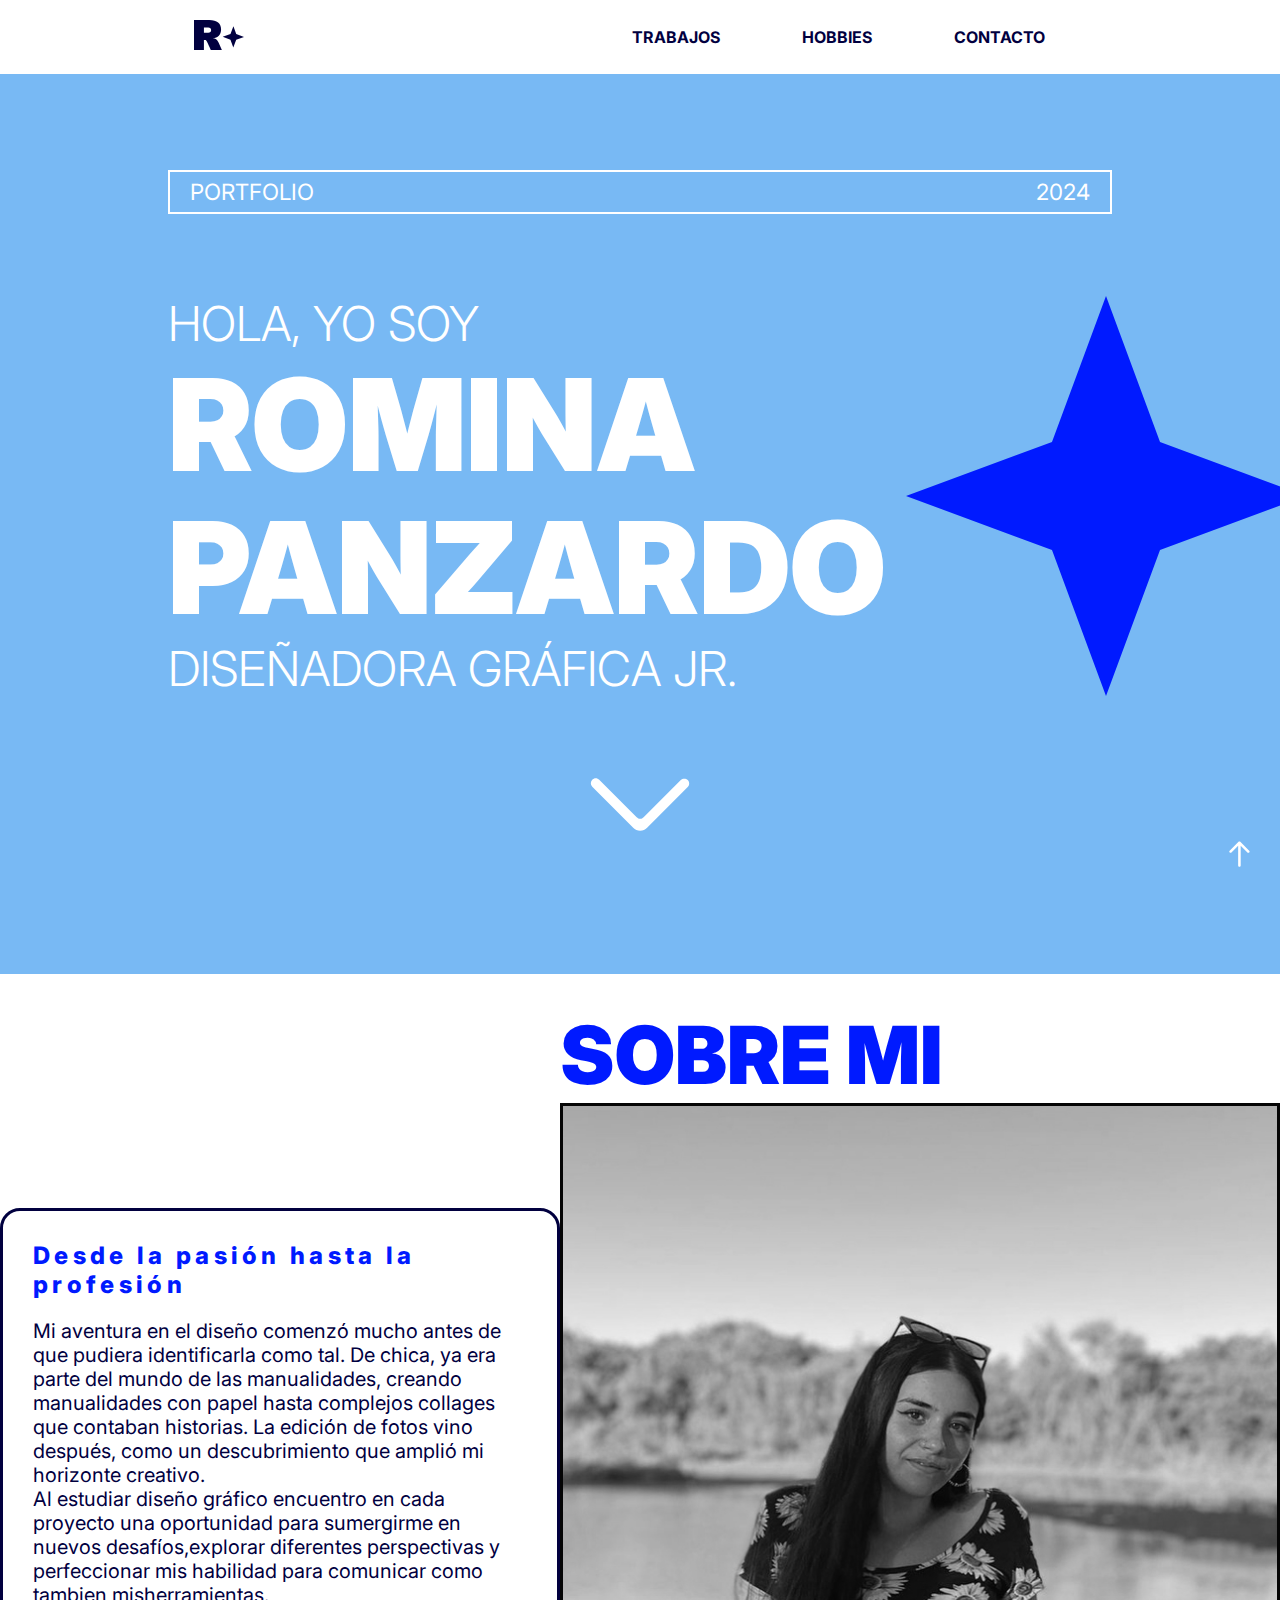
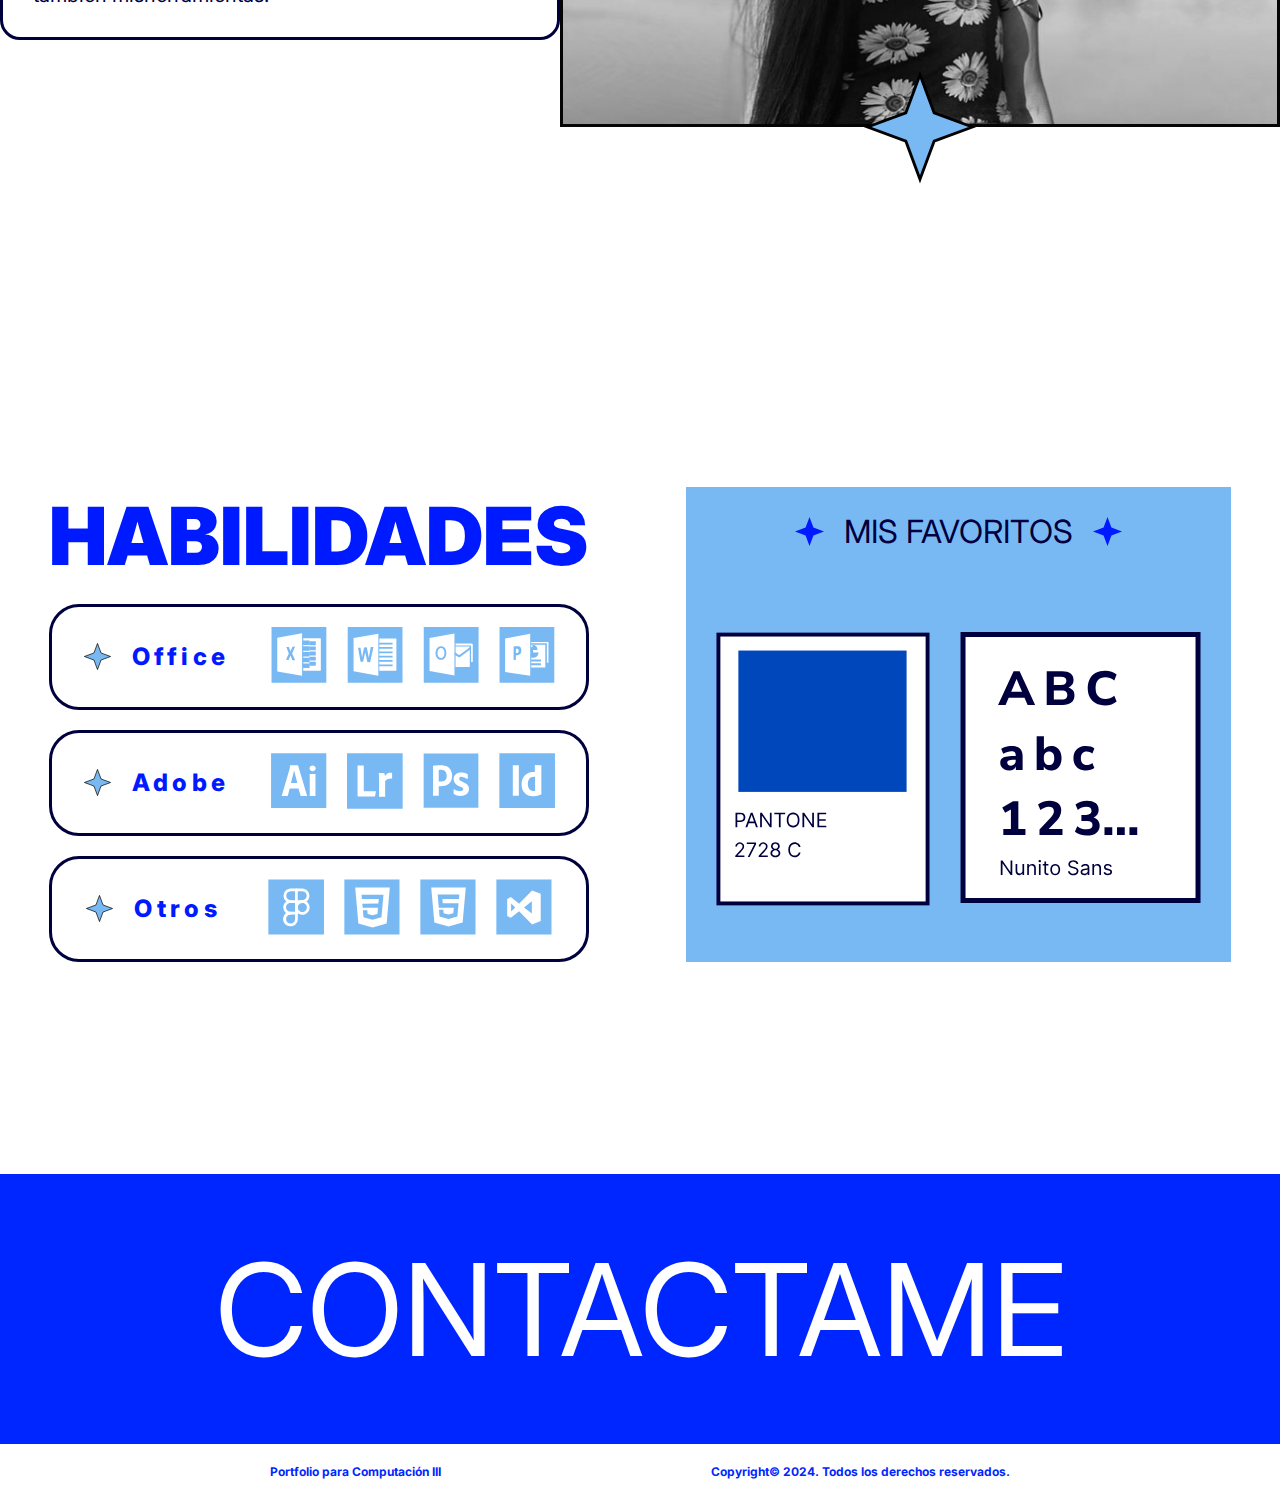
<file: index.html>
<!DOCTYPE html>
<html>

<head>
    <meta charset="UTF-8">
    <meta name="viewport" content="width=device-width, initial-scale=1.0">
    <meta name="author" content="Panzardo Romina">
    <meta name="Keywords" content="portfolio, diseño gráfico">
    <title>Romina Panzardo</title>
    <link rel="icon" type="image/svg+xml" href="favicon.svg">
    <link href="estilos.css" rel="stylesheet" type="text/css">
    <link rel="preconnect" href="https://fonts.googleapis.com">
    <link rel="preconnect" href="https://fonts.gstatic.com" crossorigin>
    <link href="https://fonts.googleapis.com/css2?family=Inter:wght@100..900&display=swap" rel="stylesheet">
</head>

<body>
    <header>
        <nav class="ocultar-en-responsive">
            <a href="index.html"><img src="img/iconos/logo-nav.svg" alt="imagen logo" id="logo" width="50px"
                    height="30px"></a>
            <ul class="botones">
                <li class="boton-individual"><a href="trabajos.html">Trabajos</a></li>
                <li class="boton-individual"><a href="hobbies.html">Hobbies</a></li>
                <li class="boton-individual"><a href="contacto.html">Contacto</a></li>
            </ul>
        </nav>
        <div id="contenedor-portfolio">
            <div id="cartel-linea-intro">
                <h3>Portfolio</h3>
                <h3>2024</h3>
            </div>
            <div id="division-intro">
                <div id="texto-intro">
                    <h2>Hola, yo soy</h2>
                    <h1>Romina <br> Panzardo</h1>
                    <h2>Diseñadora gráfica jr.</h2>
                </div>
                <img src="img/iconos/estrella-azul.svg" alt="" width="400px" height="400px" class="scale-up-center">
            </div>
            <a href="#intro-sobre-mi" class="cursor-mano" class="ocultar-en-responsive">
                <div id="imagen-hover-intro" class="ocultar-en-responsive"></div>
            </a>
        </div>

    </header>
    <!-----------MAIN------------>
    <main>
        <!--------------SECTION SOBRE MI----------->
        <section id="intro-sobre-mi">
            <article class="cartel-blanco-azul">
                <h4>Desde la pasión hasta la profesión</h4>
                <p>Mi aventura en el diseño comenzó mucho antes de que pudiera identificarla como tal. De chica, ya
                    era parte del mundo de las <span>manualidades</span>, creando manualidades con papel hasta
                    complejos collages que contaban historias. La <span>edición de fotos</span> vino después, como
                    un descubrimiento que amplió mi horizonte creativo.<br> Al estudiar <span>diseño gráfico</span>
                    encuentro en cada proyecto una oportunidad para sumergirme en <span>nuevos
                        desafíos</span>,explorar diferentes perspectivas y perfeccionar mis habilidad para
                    <span>comunicar</span> como tambien mis<span>herramientas</span>.
                </p>
            </article>
            <article>
                <h2>Sobre mi</h2>
                <div id="recuadro-estrellas">
                    <div id="contenedor-imagen"></div>
                    <img src="img/estrella-chica.svg" alt="estrella" width="116px" height="116px"
                        id="estrella-inferior-izquierda" class="ocultar-en-responsive" class="estrella">
                </div>
            </article>
        </section>
        <!--------------SECTION HABILIDADES----------->
        <section id="habilidades">
            <div id="habilidades-aside">
                <article id="contenedor-habilidades">
                    <h2>habilidades</h2>
                    <!--office-->
                    <div class="contenedor-programas">
                        <div class="estrella-titulo">
                            <img src="img/estrella-chica.svg" alt="estrella azul" width="29px" height="29px">
                            <h4>Office</h4>
                        </div>
                        <ul class="programas">
                            <li><img src="img/index/programas-excel.svg" alt="logo excel" width="56px" height="56px">
                            </li>
                            <li><img src="img/index/programas-word.svg" alt="logo word" width="56px" height="56px"></li>
                            <li><img src="img/index/programas-outlock.svg" alt="logo outlock" width="56px"
                                    height="56px"></li>
                            <li><img src="img/index/programas-powerpoint.svg" alt="logo powerpoint" width="56px"
                                    height="56px"></li>
                        </ul>
                    </div>
                    <!--adobe-->
                    <div class="contenedor-programas">
                        <div class="estrella-titulo">
                            <img src="img/estrella-chica.svg" alt="estrella azul" width="29px" height="29px">
                            <h4>Adobe</h4>
                        </div>
                        <ul class="programas">
                            <li><img src="img/index/programas-illustrator.svg" alt="logo photoshop" width="56px"
                                    height="56px"></li>
                            <li><img src="img/index/programas-lightroom.svg" alt="logo indesing" width="56px"
                                    height="56px"></li>
                            <li><img src="img/index/programas-photshop.svg" alt="logo lightroom" width="56px"
                                    height="56px"></li>
                            <li><img src="img/index/programas-indesing.svg" alt="logo indesing" width="56px"
                                    height="56px"></li>
                        </ul>
                    </div>

                    <!--otros-->
                    <div class="contenedor-programas">
                        <div class="estrella-titulo">
                            <img src="img/estrella-chica.svg" alt="estrella azul" width="29px" height="29px">
                            <h4>Otros</h4>
                        </div>

                        <ul class="programas">
                            <li><img src="img/index/programas-figma.svg" alt="logo figma" width="56px" height="56px">
                            </li>
                            <li><img src="img/index/programas-css.svg" alt="logo css" width="56px" height="56px"></li>
                            <li><img src="img/index/programas-html.svg" alt="logo html" width="56px" height="56px"></li>
                            <li><img src="img/index/programas-visual.svg" alt="logo visual" width="56px" height="56px">
                            </li>
                        </ul>
                    </div>
                </article>
                <aside>
                    <div id="titulo-aside">
                        <img src="img/iconos/estrella-azul.svg" alt="estrella celeste" width="29px" height="29px">
                        <h3>mis favoritos</h3>
                        <img src="img/iconos/estrella-azul.svg" alt="estrella celeste" width="29px" height="29px">
                    </div>
                    <div id="contenedor-favoritos">
                        <img src="img/index/color-fav.svg" alt="" width="214px" height="274">
                        <img src="img/index/tipografia-fav.svg" alt="">
                    </div>
                </aside>
            </div>
        </section><!--------------SECTION CONTACTO---------->
        <section id="index-contacto">
            <div id="contacto-hover">
                <a href="contacto.html" class="cursor-mano">
                    <h3>contactame</h3>
                </a>
            </div>
        </section>
        <div class="flecha-arriba">
            <a href="#top" id="flecha-volver" class="flechas"><img src="img/flecha-arriba.svg" alt="Volver arriba"
                    width="21px" height="32px"></a>
        </div>
    </main>
    <!----------FIN MAIN------------>
    <!-------footer--------->
    <footer>
        <div class="contenedor-footer">
            <p>Portfolio para Computación III</p>
            <p>Copyright© 2024. Todos los derechos reservados.</p>
        </div>
    </footer>
    <!------fin footer------>
</body>

</html>
</file>
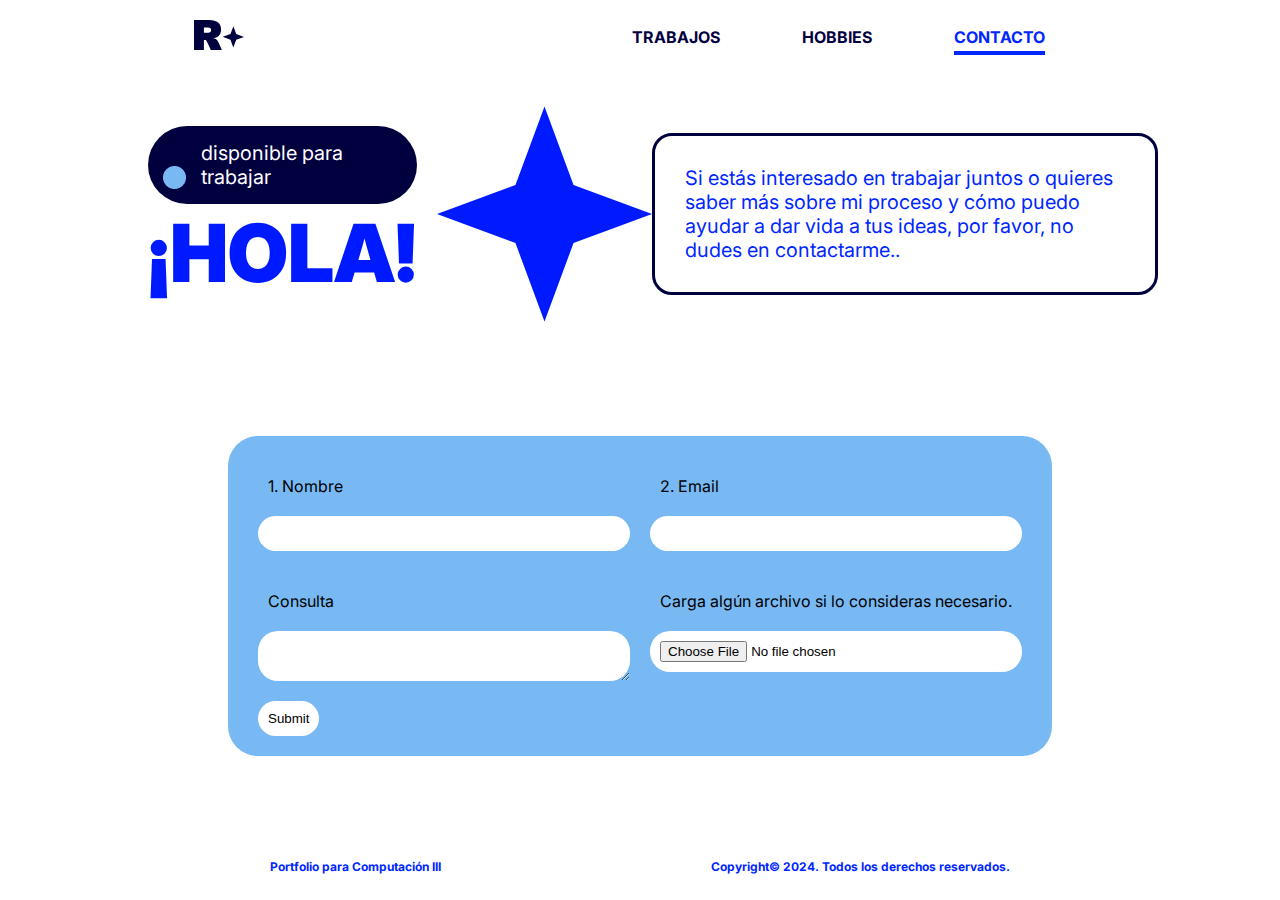
<file: contacto.html>
<!DOCTYPE html>
<html>

<head>
    <meta charset="UTF-8">
    <meta name="viewport" content="width=device-width, initial-scale=1.0">
    <meta name="author" content="Panzardo Romina">
    <meta name="Keywords" content="portfolio, diseño gráfico">
    <title>Romina Panzardo</title>
    <link rel="icon" type="image/svg+xml" href="favicon.svg">
    <link href="estilos.css" rel="stylesheet" type="text/css">
    <link rel="preconnect" href="https://fonts.googleapis.com">
    <link rel="preconnect" href="https://fonts.gstatic.com" crossorigin>
    <link href="https://fonts.googleapis.com/css2?family=Inter:wght@100..900&display=swap" rel="stylesheet">
</head>

<body>
    <header>
        <nav>
            <a href="index.html"><img src="img/iconos/logo-nav.svg" alt="imagen logo" id="logo" width="50px" height="30px"></a>
            <ul class="botones">
                <li class="boton-individual"><a href="trabajos.html">Trabajos</a></li>
                <li class="boton-individual"><a href="hobbies.html">Hobbies</a></li>
                <li class="boton-individual"><a href="contacto.html" class="active">Contacto</a></li>
            </ul>
        </nav>
    </header>
    <!-----------MAIN------------>
    <main id="page-contacto">
        <!--------------SECTION CONTACTO----------->
        <section id="contacto">
            <div id="cartel-titulo">
                <div id="cartel-disponible">
                    <img src="img/iconos/circulo-celeste-svg.png" alt="circulo-celeste" width="23px" height="23px">
                    <p>disponible para trabajar</p>
                </div>
                <h2>¡Hola!</h2>
            </div>
            <img id="strella azul" src="img/iconos/estrella-azul.svg" alt="estrellas azuls" width="215" height="222"
                class="scale-up-center">


            <div id="cartel-y-flecha" class="cartel-blanco-azul">
                <p>Si estás interesado en trabajar juntos o quieres saber más sobre mi proceso y cómo puedo
                    ayudar a dar vida a tus ideas, por favor, no dudes en contactarme..</p>
            </div>
        </section>
        <!--------formulario-------->
        <article id="form-contenedor">
            <form id="encuesta" method="post" enctype="text/plain"
                action="mailto:rominapanzardo.dg@gmail.com?subject=Email enviado desde el formulario">
                <div class="preguntas-encuesta">
                    <label for="p1">1. Nombre</label>
                    <input type="text" id="p1" name="p1" required>
                </div>
                <div class="preguntas-encuesta">
                    <label for="p2">2. Email</label>
                    <input type="email" id="p2" name="p2" required>
                </div>
                <div class="preguntas-encuesta">
                    <label for="p3">Consulta</label>
                    <textarea name="p3" id="p3"></textarea>
                </div>
                <div class="preguntas-encuesta">
                    <label for="p7">Carga algún archivo si lo consideras necesario.</label>
                    <input type="file" id="p7" name="p7">
                </div>
                <div class="contenedor-enviar">
                    <input type="submit" name="Enviar" id="Enviar" placeholder="Enviar" required>
                </div>
            </form>
        </article>
    </main>
    <!----------FIN MAIN------------>
    <!-------footer--------->
    <footer>
        <div class="contenedor-footer">
            <p>Portfolio para Computación III</p>
            <p>Copyright© 2024. Todos los derechos reservados.</p>
        </div>
    </footer>
    <!------fin footer------>
</body>

</html>
</file>
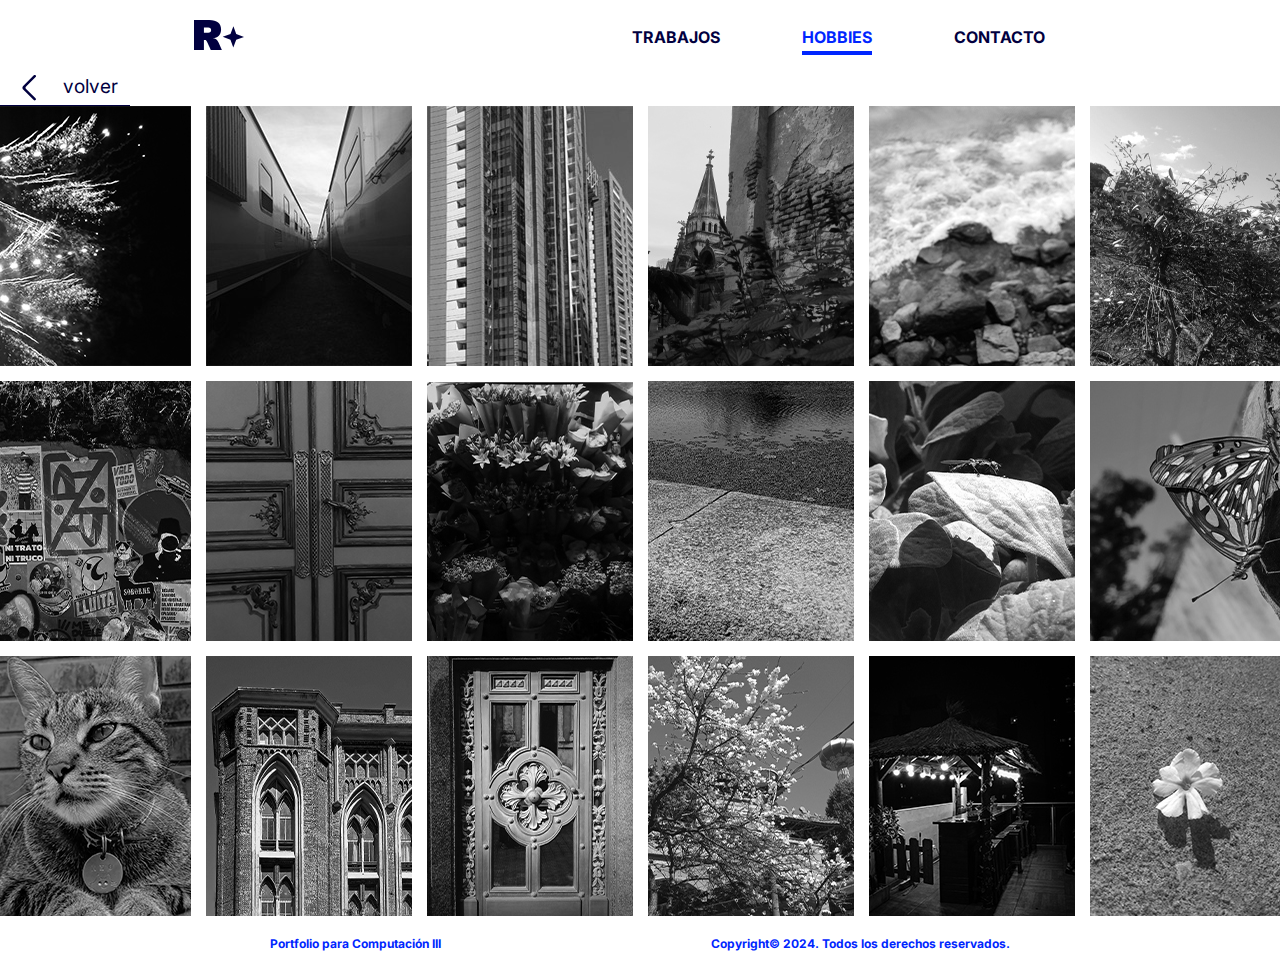
<file: galeria.html>
<!DOCTYPE html>
<html>

<head>
    <meta charset="UTF-8">
    <meta name="viewport" content="width=device-width, initial-scale=1.0">
    <meta name="Description" content="galeria de imagenes">
    <meta name="author" content="Panzardo Romina">
    <meta name="Keywords" content="portfolio, diseño gráfico">
    <title>Romina Panzardo</title>
    <link rel="icon" type="image/svg+xml" href="favicon.svg">
    <link href="estilos.css" rel="stylesheet" type="text/css">
    <link rel="preconnect" href="https://fonts.googleapis.com">
    <link rel="preconnect" href="https://fonts.gstatic.com" crossorigin>
    <link href="https://fonts.googleapis.com/css2?family=Inter:wght@100..900&display=swap" rel="stylesheet">
</head>

<body id="pages-galeria">
    <header>
        <nav>
            <a href="index.html"><img src="img/iconos/logo-nav.svg" alt="imagen logo" id="logo" width="50px" height="30px"></a>
            <ul class="botones">
                <li class="boton-individual"><a href="trabajos.html">Trabajos</a></li>
                <li class="boton-individual"><a href="hobbies.html"  class="active">Hobbies</a></li>
                <li class="boton-individual"><a href="contacto.html" >Contacto</a></li>
            </ul>
        </nav>

    </header>
    <!-----------MAIN------------>
    <main>
        
            <div class="flecha-atras">
                <a href="hobbies.html"><img src="img/flecha-atras.svg" alt="flecha volver atrás" width="27px"
                        height="27px"></a>
                <h5>volver</h5>
            </div>

            <!--------------GALERIA FOTOGRAFIA----------->

            <section class="galeria-fotos">
                <a href="#imagen-1" src="imagen-1" class="galeria-item">
                    <img src="img/galeria/galeria-1-thumbnail.jpg" alt="fuegos artificiales" width="206px"
                        height="260px">
                </a>
                <a href="#imagen-2" src="imagen-2" class="galeria-item">
                    <img src="img/galeria/galeria-2-thumbnail.jpg" alt="trenes" width="206px" height="260px">
                </a>
                <a href="#imagen-3" src="imagen-3" class="galeria-item">
                    <img src="img/galeria/galeria-3-thumbnail.jpg" alt="edificios" width="206px" height="260px">
                </a>
                <a href="#imagen-4" src="imagen-4" class="galeria-item">
                    <img src="img/galeria/galeria-4-thumbnail.jpg" alt="cementerio recoleta" width="206px"
                        height="260px">
                </a>
                <a href="#imagen-5" src="imagen-5" class="galeria-item">
                    <img src="img/galeria/galeria-5-thumbnail.jpg" alt="piedras bariloche" width="206px" height="260px">
                </a>
                <a href="#imagen-6" src="imagen-6" class="galeria-item">
                    <img src="img/galeria/galeria-6-thumbnail.jpg" alt="arbol rojo" width="206px" height="260px">
                </a>
                <a href="#imagen-7" src="imagen-7" class="galeria-item">
                    <img src="img/galeria/galeria-7-thumbnail.jpg" alt="mural barrio chino" width="206px"
                        height="260px">
                </a>
                <a href="#imagen-8" src="imagen-8" class="galeria-item">
                    <img src="img/galeria/galeria-8-thumbnail.jpg" alt="puerta blanca y dorada museo decorativo"
                        width="206px" height="260px">
                </a>
                <a href="#imagen-9" src="imagen-9" class="galeria-item">
                    <img src="img/galeria/galeria-9-thumbnail.jpg" alt="agua y hojas" width="206px" height="260px">
                </a>
                <a href="#imagen-10" src="imagen-10" class="galeria-item">
                    <img src="img/galeria/galeria-10-thumbnail.jpg" alt="mosca posada en una hoja" width="206px"
                        height="260px">
                </a>
                <a href="#imagen-11" src="imagen-11" class="galeria-item">
                    <img src="img/galeria/galeria-11-thumbnail.jpg" alt="2 mariposas enfrentadas" width="206px"
                        height="260px">
                </a>
                <a href="#imagen-12" src="imagen-12" class="galeria-item">
                    <img src="img/galeria/galeria-12-thumbnail.jpg" alt="gato atrigrado" width="206px" height="260px">
                </a>
                <a href="#imagen-13" src="imagen-13" class="galeria-item">
                    <img src="img/galeria/galeria-13-thumbnail.jpg" alt="edificio gótico" width="206px" height="260px">
                </a>
                <a href="#imagen-14" src="imagen-14" class="galeria-item">
                    <img src="img/galeria/galeria-14-thumbnail.jpg" alt="puerta cementerio" width="206px"
                        height="260px">
                </a>
                <a href="#imagen-15" src="imagen-15" class="galeria-item">
                    <img src="img/galeria/galeria-15-thumbnail.jpg" alt="arbol barrio chino" width="206px"
                        height="260px">
                </a>
                <a href="#imagen-16" src="imagen-16" class="galeria-item">
                    <img src="img/galeria/galeria-16-thumbnail.jpg" alt="cabaña de noche" width="206px" height="260px">
                </a>
                <a href="#imagen-17" src="imagen-17" class="galeria-item">
                    <img src="img/galeria/galeria-17-thumbnail.jpg" alt="flor amarilla y blanca" width="206px"
                        height="260px">
                </a>
                <a href="#imagen-18" src="imagen-18" class="galeria-item">
                    <img src="img/galeria/galeria-18-thumbnail.jpg" alt="descripcion-imagen18" width="206px"
                        height="260px">
                </a>
            </section>
            <!---------------------vista imagenes 1 al 20---------------------->
            <!--galeria imagen 1-->
            <article class="light-box" id="imagen-1">
                <a href="#imagen-20" id="flecha-izquierda" class="flechas"> <img src="img/flecha-izquierda.svg" alt=""></a>
                <div class="contenedor-galeria-botones">
                    <a href="#" id="cerrar" class="flechas"><img src="img/icono-cerrar.svg" alt=""></a>
                    <img src="img/galeria/galeria-1.jpg" alt="" width="620px" height="768px">
                    <div class="cartel-ubicacion-img">
                        <img src="img/estrella-chica.svg" alt="estrella-celeste" height="25px" width="25px">
                        <div class="texto-ubicacion">
                            <h4>lugar</h4>
                            <p>Nuñez</p>
                        </div>
                    </div>
                </div>
                <a href="#imagen-2" id="flecha-derecha" class="flechas"> <img src="img/flecha-derecha.svg" alt=""></a>
            </article>

            <!--galeria imagen 2-->
            <article class="light-box" id="imagen-2">
                <a href="#imagen-1" id="flecha-izquierda" class="flechas"> <img src="img/flecha-izquierda.svg" alt=""></a>
                <div class="contenedor-galeria-botones">
                    <a href="#" id="cerrar" class="flechas"><img src="img/icono-cerrar.svg" alt=""></a>
                    <img src="img/galeria/galeria-2.jpg" alt="" width="620px" height="768px">
                    <div class="cartel-ubicacion-img">
                        <img src="img/estrella-chica.svg" alt="estrella-celeste" height="25px" width="25px">
                        <div class="texto-ubicacion">
                            <h4>lugar</h4>
                            <p>Remedios de escalada,Bs. As</p>
                        </div>
                    </div>
                </div>
                <a href="#imagen-3" id="flecha-derecha" class="flechas"> <img src="img/flecha-derecha.svg" alt=""></a>
            </article>

            <!--galeria imagen 3-->
            <article class="light-box" id="imagen-3">
                <a href="#imagen-2" id="flecha-izquierda" class="flechas"> <img src="img/flecha-izquierda.svg" alt=""></a>
                <div class="contenedor-galeria-botones">
                    <a href="#" id="cerrar" class="flechas"><img src="img/icono-cerrar.svg" alt=""></a>
                    <img src="img/galeria/galeria-3.jpg" alt="" width="620px" height="768px">
                    <div class="cartel-ubicacion-img">
                        <img src="img/estrella-chica.svg" alt="estrella-celeste" height="25px" width="25px">
                        <div class="texto-ubicacion">
                            <h4>lugar</h4>
                            <p>Palermo,Bs. As</p>
                        </div>
                    </div>
                </div>
                <a href="#imagen-4" id="flecha-derecha" class="flechas"> <img src="img/flecha-derecha.svg" alt=""></a>
            </article>

            <!--galeria imagen 4-->
            <article class="light-box" id="imagen-4">
                <a href="#imagen-3" id="flecha-izquierda" class="flechas"> <img src="img/flecha-izquierda.svg" alt=""></a>
                <div class="contenedor-galeria-botones">
                    <a href="#" id="cerrar" class="flechas"><img src="img/icono-cerrar.svg" alt=""></a>
                    <img src="img/galeria/galeria-4.jpg" alt="" width="620px" height="768px">
                    <div class="cartel-ubicacion-img">
                        <img src="img/estrella-chica.svg" alt="estrella-celeste" height="25px" width="25px">
                        <div class="texto-ubicacion">
                            <h4>lugar</h4>
                            <p>Cementerio de Recoleta, Bs. As</p>
                        </div>
                    </div>
                </div>
                <a href="#imagen-5" id="flecha-derecha" class="flechas"> <img src="img/flecha-derecha.svg" alt=""></a>
            </article>

            <!--galeria imagen 5-->
            <article class="light-box" id="imagen-5">
                <a href="#imagen-4" id="flecha-izquierda" class="flechas"> <img src="img/flecha-izquierda.svg" alt=""></a>
                <div class="contenedor-galeria-botones">
                    <a href="#" id="cerrar" class="flechas"><img src="img/icono-cerrar.svg" alt=""></a>
                    <img src="img/galeria/galeria-5.jpg" alt="" width="620px" height="768px">
                    <div class="cartel-ubicacion-img">
                        <img src="img/estrella-chica.svg" alt="estrella-celeste" height="25px" width="25px">
                        <div class="texto-ubicacion">
                            <h4>lugar</h4>
                            <p>Bariloche, Río Negro</p>
                        </div>
                    </div>
                </div>
                <a href="#imagen-6" id="flecha-derecha" class="flechas"> <img src="img/flecha-derecha.svg" alt=""></a>
            </article>

            <!--galeria imagen 6-->
            <article class="light-box" id="imagen-6">
                <a href="#imagen-5" id="flecha-izquierda" class="flechas"> <img src="img/flecha-izquierda.svg" alt=""></a>
                <div class="contenedor-galeria-botones">
                    <a href="#" id="cerrar" class="flechas"><img src="img/icono-cerrar.svg" alt=""></a>
                    <img src="img/galeria/galeria-6.jpg" alt="" width="620px" height="768px">
                    <div class="cartel-ubicacion-img">
                        <img src="img/estrella-chica.svg" alt="estrella-celeste" height="25px" width="25px">
                        <div class="texto-ubicacion">
                            <h4>lugar</h4>
                            <p>Banfield, Bs. As</p>
                        </div>
                    </div>
                </div>
                <a href="#imagen-7" id="flecha-derecha" class="flechas"> <img src="img/flecha-derecha.svg" alt=""></a>
            </article>
            <div>
                <!--galeria imagen 7-->
                <article class="light-box" id="imagen-7">
                    <a href="#imagen-6" id="flecha-izquierda" class="flechas"> <img src="img/flecha-izquierda.svg" alt=""></a>
                    <div class="contenedor-galeria-botones">
                        <a href="#" id="cerrar" class="flechas"><img src="img/icono-cerrar.svg" alt=""></a>
                        <img src="img/galeria/galeria-7.jpg" alt="" width="620px" height="768px">
                        <div class="cartel-ubicacion-img">
                            <img src="img/estrella-chica.svg" alt="estrella-celeste" height="25px" width="25px">
                            <div class="texto-ubicacion">
                                <h4>lugar</h4>
                                <p>Barrio Chino, Belgrano, Bs. As</p>
                            </div>
                        </div>
                    </div>
                    <a href="#imagen-8" id="flecha-derecha" class="flechas"> <img src="img/flecha-derecha.svg" alt=""></a>
                </article>

                <!--galeria imagen 8-->
                <article class="light-box" id="imagen-8">
                    <a href="#imagen-7"id="flecha-izquierda" class="flechas"> <img src="img/flecha-izquierda.svg" alt=""></a>
                    <div class="contenedor-galeria-botones">
                        <a href="#" id="cerrar" class="flechas"><img src="img/icono-cerrar.svg" alt=""></a>
                        <img src="img/galeria/galeria-8.jpg" alt="" width="620px" height="768px">
                        <div class="cartel-ubicacion-img">
                            <img src="img/estrella-chica.svg" alt="estrella-celeste" height="25px" width="25px">
                            <div class="texto-ubicacion">
                                <h4>lugar</h4>
                                <p>Museo De Arte Decorativo, Bs. As</p>
                            </div>
                        </div>
                    </div>
                    <a href="#imagen-9" id="flecha-derecha" class="flechas"> <img src="img/flecha-derecha.svg" alt=""></a>
                </article>
                <!--galeria imagen 9-->
                <article class="light-box" id="imagen-9">
                    <a href="#imagen-8" id="flecha-izquierda" class="flechas"> <img src="img/flecha-izquierda.svg" alt=""></a>
                    <div class="contenedor-galeria-botones">
                        <a href="#" id="cerrar" class="flechas"><img src="img/icono-cerrar.svg" alt=""></a>
                        <img src="img/galeria/galeria-9.jpg" alt="" width="620px" height="768px">
                        <div class="cartel-ubicacion-img">
                            <img src="img/estrella-chica.svg" alt="estrella-celeste" height="25px" width="25px">
                            <div class="texto-ubicacion">
                                <h4>lugar</h4>
                                <p>Recoleta,Bs. As</p>
                            </div>
                        </div>
                    </div>
                    <a href="#imagen-10" id="flecha-derecha" class="flechas"> <img src="img/flecha-derecha.svg" alt=""></a>
                </article>

                <!--galeria imagen 10-->
                <article class="light-box" id="imagen-10">
                    <a href="#imagen-9" id="flecha-izquierda" class="flechas"> <img src="img/flecha-izquierda.svg" alt=""></a>
                    <div class="contenedor-galeria-botones">
                        <a href="#" id="cerrar" class="flechas"><img src="img/icono-cerrar.svg" alt=""></a>
                        <img src="img/galeria/galeria-10.jpg" alt="" width="620px" height="768px">
                        <div class="cartel-ubicacion-img">
                            <img src="img/estrella-chica.svg" alt="estrella-celeste" height="25px" width="25px">
                            <div class="texto-ubicacion">
                                <h4>lugar</h4>
                                <p>Costanera Sur, Puerto Madero, Bs. As</p>
                            </div>
                        </div>
                    </div>
                    <a href="#imagen-11" id="flecha-derecha" class="flechas"> <img src="img/flecha-derecha.svg" alt=""></a>
                </article>

                <!--galeria imagen 11-->
                <article class="light-box" id="imagen-11">
                    <a href="#imagen-10" id="flecha-izquierda" class="flechas"> <img src="img/flecha-izquierda.svg" alt=""></a>
                    <div class="contenedor-galeria-botones">
                        <a href="#" id="cerrar" class="flechas"><img src="img/icono-cerrar.svg" alt=""></a>
                        <img src="img/galeria/galeria-11.jpg" alt="" width="620px" height="768px">
                        <div class="cartel-ubicacion-img">
                            <img src="img/estrella-chica.svg" alt="estrella-celeste" height="25px" width="25px">
                            <div class="texto-ubicacion">
                                <h4>lugar</h4>
                                <p>Banfield, Bs. As</p>
                            </div>
                        </div>
                    </div>
                    <a href="#imagen-12" id="flecha-derecha" class="flechas"> <img src="img/flecha-derecha.svg" alt=""></a>
                </article>

                <!--galeria imagen 12-->
                <article class="light-box" id="imagen-12">
                    <a href="#imagen-11" id="flecha-izquierda" class="flechas"> <img src="img/flecha-izquierda.svg" alt=""></a>
                    <div class="contenedor-galeria-botones">
                        <a href="#" id="cerrar" class="flechas"><img src="img/icono-cerrar.svg" alt=""></a>
                        <img src="img/galeria/galeria-12.jpg" alt="" width="620px" height="768px">
                        <div class="cartel-ubicacion-img">
                            <img src="img/estrella-chica.svg" alt="estrella-celeste" height="25px" width="25px">
                            <div class="texto-ubicacion">
                                <h4>lugar</h4>
                                <p>Banfield, Bs. As</p>
                            </div>
                        </div>
                    </div>
                    <a href="#imagen-13" id="flecha-derecha" class="flechas"> <img src="img/flecha-derecha.svg" alt=""></a>
                </article>

                <!--galeria imagen 13-->
                <article class="light-box" id="imagen-13">
                    <a href="#imagen-12" id="flecha-izquierda" class="flechas"> <img src="img/flecha-izquierda.svg" alt=""></a>
                    <div class="contenedor-galeria-botones">
                        <a href="#" id="cerrar" class="flechas"><img src="img/icono-cerrar.svg" alt=""></a>
                        <img src="img/galeria/galeria-13.jpg" alt="gato atigrado" width="620px" height="768px">
                        <div class="cartel-ubicacion-img">
                            <img src="img/estrella-chica.svg" alt="estrella-celeste" height="25px" width="25px">
                            <div class="texto-ubicacion">
                                <h4>lugar</h4>
                                <p>Banfield, Bs. As</p>
                            </div>
                        </div>
                    </div>
                    <a href="#imagen-14" id="flecha-derecha" class="flechas"> <img src="img/flecha-derecha.svg" alt=""></a>
                </article>

                <!--galeria imagen 14-->
                <article class="light-box" id="imagen-14">
                    <a href="#imagen-13" id="flecha-izquierda" class="flechas"> <img src="img/flecha-izquierda.svg" alt=""></a>
                    <div class="contenedor-galeria-botones">
                        <a href="#" id="cerrar" class="flechas"><img src="img/icono-cerrar.svg" alt=""></a>
                        <img src="img/galeria/galeria-14.jpg" alt="" width="620px" height="768px">
                        <div class="cartel-ubicacion-img">
                            <img src="img/estrella-chica.svg" alt="estrella-celeste" height="25px" width="25px">
                            <div class="texto-ubicacion">
                                <h4>lugar</h4>
                                <p>Recoleta, Bs. As</p>
                            </div>
                        </div>
                    </div>
                    <a href="#imagen-15" id="flecha-derecha" class="flechas"> <img src="img/flecha-derecha.svg" alt=""></a>
                </article>

                <!--galeria imagen 15-->
                <article class="light-box" id="imagen-15">
                    <a href="#imagen-14" id="flecha-izquierda" class="flechas"> <img src="img/flecha-izquierda.svg" alt=""></a>
                    <div class="contenedor-galeria-botones">
                        <a href="#" id="cerrar" class="flechas"><img src="img/icono-cerrar.svg" alt=""></a>
                        <img src="img/galeria/galeria-15.jpg" alt="" width="620px" height="768px">
                        <div class="cartel-ubicacion-img">
                            <img src="img/estrella-chica.svg" alt="estrella-celeste" height="25px" width="25px">
                            <div class="texto-ubicacion">
                                <h4>lugar</h4>
                                <p>Cementerio de recoleta, Bs. As</p>
                            </div>
                        </div>
                    </div>
                    <a href="#imagen-16" id="flecha-derecha" class="flechas"> <img src="img/flecha-derecha.svg" alt=""></a>
                </article>
                <!--galeria imagen 16-->
                <article class="light-box" id="imagen-16">
                    <a href="#imagen-15" id="flecha-izquierda" class="flechas"> <img src="img/flecha-izquierda.svg" alt=""></a>
                    <div class="contenedor-galeria-botones">
                        <a href="#" id="cerrar" class="flechas"><img src="img/icono-cerrar.svg" alt=""></a>
                        <img src="img/galeria/galeria-16.jpg" alt="" width="620px" height="768px">
                        <div class="cartel-ubicacion-img">
                            <img src="img/estrella-chica.svg" alt="estrella-celeste" height="25px" width="25px">
                            <div class="texto-ubicacion">
                                <h4>lugar</h4>
                                <p>Barrio chino, Belgrano, Bs. As</p>
                            </div>
                        </div>
                    </div>
                    <a href="#imagen-17" id="flecha-derecha" class="flechas"> <img src="img/flecha-derecha.svg" alt=""></a>
                </article>

                <!--galeria imagen 17-->
                <article class="light-box" id="imagen-17">
                    <a href="#imagen-16" id="flecha-izquierda" class="flechas"> <img src="img/flecha-izquierda.svg" alt=""></a>
                    <div class="contenedor-galeria-botones">
                        <a href="#" id="cerrar" class="flechas"><img src="img/icono-cerrar.svg" alt=""></a>
                        <img src="img/galeria/galeria-17.jpg" alt="" width="620px" height="768px">
                        <div class="cartel-ubicacion-img">
                            <img src="img/estrella-chica.svg" alt="estrella-celeste" height="25px" width="25px">
                            <div class="texto-ubicacion">
                                <h4>lugar</h4>
                                <p>Banfield, Bs. As</p>
                            </div>
                        </div>
                    </div>
                    <a href="#imagen-18" id="flecha-derecha" class="flechas"> <img src="img/flecha-derecha.svg" alt=""></a>
                </article>

                <!--galeria imagen 18-->
                <article class="light-box" id="imagen-18">
                    <a href="#imagen-17" id="flecha-izquierda" class="flechas"> <img src="img/flecha-izquierda.svg" alt=""></a>
                    <div class="contenedor-galeria-botones">
                        <a href="#" id="cerrar" class="flechas"><img src="img/icono-cerrar.svg" alt=""></a>
                        <img src="img/galeria/galeria-18.jpg" alt="flor amarilla y blanca" width="620px" height="768px">
                        <div class="cartel-ubicacion-img">
                            <img src="img/estrella-chica.svg" alt="estrella-celeste" height="25px" width="25px">
                            <div class="texto-ubicacion">
                                <h4>lugar</h4>
                                <p> Bs. As</p>
                            </div>
                        </div>
                    </div>
                    <a href="#imagen-1" id="flecha-derecha" class="flechas"> <img src="img/flecha-derecha.svg" alt=""></a>
                </article>

    </main>
    <!----------FIN MAIN------------>
    <!-------footer--------->
    <footer>
        <div class="contenedor-footer">
            <p>Portfolio para Computación III</p>
            <p>Copyright© 2024. Todos los derechos reservados.</p>
        </div>
    </footer>
    <!------fin footer------>
</body>

</html>
</file>
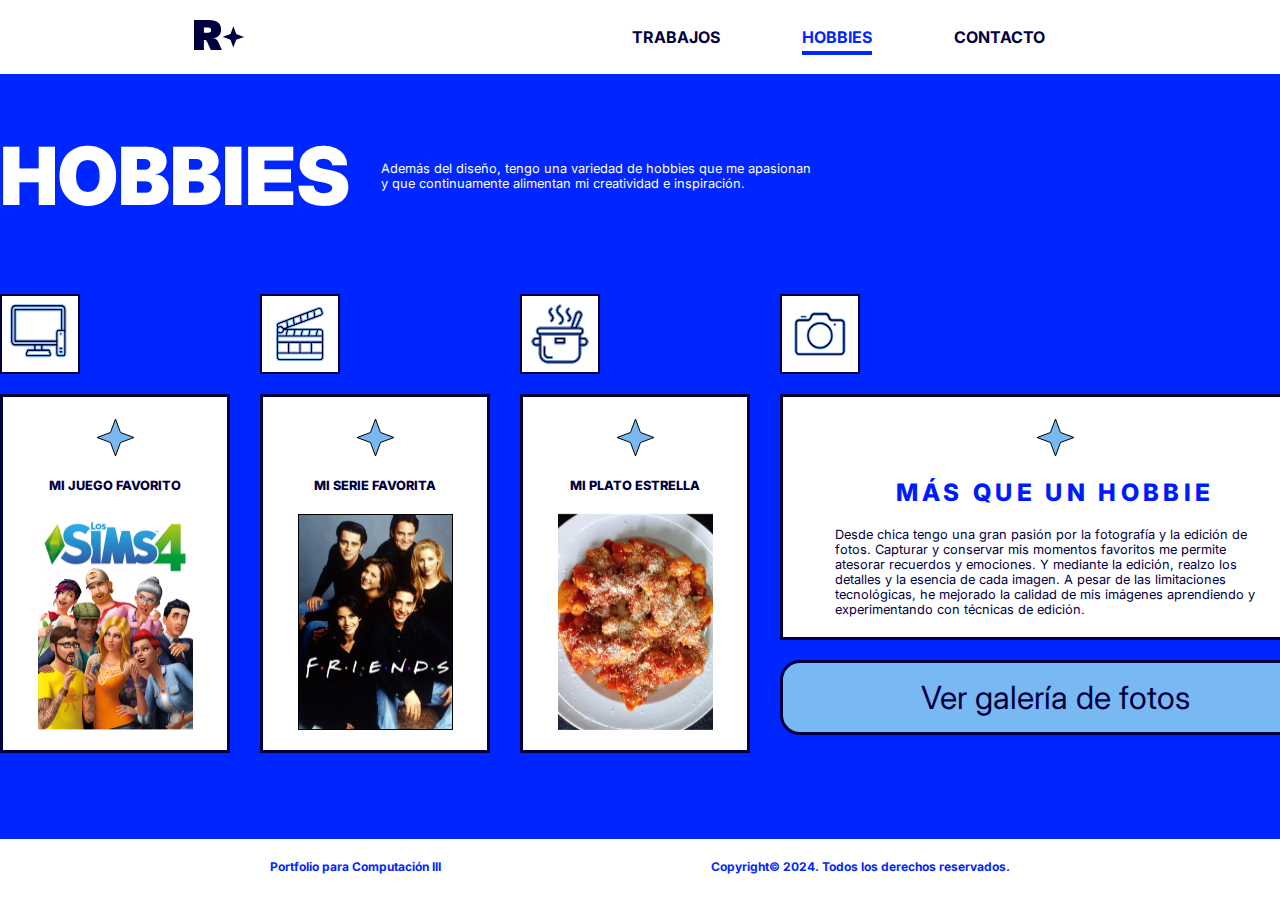
<file: hobbies.html>
<!DOCTYPE html>
<html>

<head>
    <meta charset="UTF-8">
    <meta name="viewport" content="width-device-width, initial-scale=1.0">
    <meta name="Description" content="galeria de imagenes">
    <meta name="author" content="Panzardo Romina">
    <meta name="Keywords" content="portfolio, diseño gráfico" type="text/css">
    <title>Romina Panzardo</title>
    <link rel="icon" type="image/svg+xml" href="favicon.svg">
    <link href="estilos.css" rel="stylesheet" type="text/css">
    <link rel="preconnect" href="https://fonts.googleapis.com">
    <link rel="preconnect" href="https://fonts.gstatic.com" crossorigin>
    <link href="https://fonts.googleapis.com/css2?family=Inter:wght@100..900&display=swap" rel="stylesheet">
</head>

<body>
    <header>
        <nav>
            <a href="index.html"><img src="img/iconos/logo-nav.svg" alt="imagen logo" id="logo" width="50px" height="30px"></a>
             <ul class="botones">
                <li class="boton-individual"><a href="trabajos.html">Trabajos</a></li>
                <li class="boton-individual"><a href="hobbies.html"  class="active">Hobbies</a></li>
                <li class="boton-individual"><a href="contacto.html">Contacto</a></li>
            </ul>
        </nav>
    </header>
    <!-----------MAIN------------>
    <main id="hobbies">
        <!--------------GALERIA FOTOGRAFIA----------->
        <section id="hobbies-gral">
            <article id="hobbies-titulos">
                <h2>Hobbies</h2>
                <p>Además del diseño, tengo una variedad de hobbies que me apasionan y que continuamente alimentan mi creatividad e inspiración.</p>
            </article>
            <!--hobbie 1-->
            <div id="contenedor-hobbies">
                <article class="hobbie-icono-cartel">
                    <img src="img/hobbies/icono-juegos.svg" alt="icono juegos" width="80px" height="80px">
                    <div class="cartel-hobbie">
                        <img src="img/estrella-chica.svg" alt="estrella-celeste">
                        <h3>Mi juego favorito</h3>
                        <img src="img/hobbies/hobbie-juego.jpg" alt="portada sims 4" width="155px" height="217px">
                    </div>
                </article>
            <!--hobbie 1-->
                <article class="hobbie-icono-cartel">
                    <img src="img/hobbies/icono-cine.svg" alt="icono peliculas" width="80px" height="80px">
                    <div class="cartel-hobbie">
                        <img src="img/estrella-chica.svg" alt="estrella-celeste">
                        <h3>Mi serie favorita</h3>
                        <img src="img/hobbies/hobbie-serie.jpg" alt="portada friends" width="155px" height="217px">
                    </div>
                </article>
            <!--hobbie 3-->
            <article class="hobbie-icono-cartel">
                <img src="img/hobbies/icono-cocina.svg" alt="icono cocina" width="80px" height="80px">
                <div class="cartel-hobbie">
                    <img src="img/estrella-chica.svg" alt="estrella-celeste">
                    <h3>Mi plato estrella</h3>
                    <img src="img/hobbies/hobbie-cocinar.jpg" alt="plato ñoquis" width="155px" height="217px">
                </div>
            </article>
            <article class="hobbie-icono-cartel">
                <img src="img/hobbies/icono-fotografia.svg" alt="icono fotografia" width="80px" height="80px">
                <div class="cartel-hobbie">
                    <img src="img/estrella-chica.svg" alt="estrella celeste">
                    <h4>más que un hobbie</h4>
                    <p>Desde chica tengo una gran pasión por la fotografía y la edición de fotos. Capturar y conservar mis momentos favoritos me permite atesorar recuerdos y emociones. Y mediante la edición, realzo los detalles y la esencia de cada imagen. A pesar de las limitaciones tecnológicas, he mejorado la calidad de mis imágenes aprendiendo y experimentando con técnicas de edición. </p>
                </div>
                <a href="galeria.html" class="boton-galeria">Ver galería de fotos</a>
            </article>

            </div>
        </section>
    </main>
    <!--flecha de volver arriba-->
    <!----------FIN MAIN------------>
    <!-------footer--------->
    <footer>
        <div class="contenedor-footer">
            <p>Portfolio para Computación III</p>
            <p>Copyright© 2024. Todos los derechos reservados.</p>
        </div>
    </footer>
    <!------fin footer------>
</body>

</html>
</file>
<file: estilos.css>
@charset "utf-8";
/*CSS Document */
@import url('https://fonts.googleapis.com/css2?family=Bungee&family=Bungee+Hairline&family=Inter:wght@100..900&display=swap');

* {
    margin: 0px;
    padding: 0;
    list-style: none;
    text-decoration: none;
    box-sizing: border-box;
}

body {
    font-family: Inter;
    font-style: normal;
    line-height: normal;
    cursor: url(img/cursor-blanco.png), auto;
}

/****************************ANIMACIONES**************************/
/*inicio*/
/*h1*/
.tracking-in-contract {
    animation: tracking-in-contract-bck 5s linear;
}

/* animación h1*/
@keyframes tracking-in-contract-bck {
    0% {
        letter-spacing: 1em;
        transform: translateZ(400px);
        opacity: 0;
    }

    40% {
        opacity: 0.6;
    }

    100% {
        transform: translateZ(0);
        opacity: 1;
    }
}

/*animación estrella*/
@keyframes scale-up-center {
    0% {
        transform: scale(0.5);
    }

    100% {
        transform: scale(1);
    }
}

.scale-up-center {
    animation: scale-up-center 3s cubic-bezier(0.230, 1.000, 0.320, 1.000) infinite;
}

/*titulos h2*/
@keyframes scale-up-hor-left {
    0% {
        transform: scaleX(0.4);
        transform-origin: 0% 0%;
    }

    100% {
        transform: scaleX(1);
        transform-origin: 0% 0%;
    }
}

.scale-up-hor-left {
    animation: scale-up-hor-left 0.4s ease-in-out;
}

/*animacion logo*/
#logo:hover {
    width: 50px;
    animation: rotate-vert-center 0.2s forwards;
    content: url('img/iconos/logo-nav-hover.svg');
}

@keyframes rotate-vert-center {
    0% {
        transform: rotateY(0);
    }

    100% {
        transform: rotateY(360deg);
    }
}

/****************************ESTILOS TIPOGRAFIA**************************/
h1,h2,h3{
    text-transform: uppercase;
}

h1 {
    color: #fff;
    font-size: 8rem;
    font-weight: 900;
    line-height: 112%;

}

h2 {
    color: #001AFF;
    font-size: 5rem;
    font-weight: 900;
    animation: scale-up-hor-left 0.4s ease-in-out;
}

h3 {
    color: #01003F;
    font-size: 2rem;
    font-weight: 400;
}

h4 {
    color: #001AFF;
    font-size: 1.5rem;
    font-weight: 800;
    letter-spacing: 0.27rem;
}

h5 {
    color: #01003F;
    font-size: 1.2rem;
    font-weight: 400;
}


p {
    color: #01003F;
    font-size: 1.25rem;
    font-weight: 400;
    max-width: 34rem;
}

header h3 {
    font-size: 3em;
    line-height: 90px;
}


/****************************CURSOR**************************/
#botones-contacto a,
.botonera ul li a,
.cursor-mano {
    cursor: url(img/cursor-mano.png), auto;
}


/*************************** ESTILOS CLASS**************************/
/*---flechas y botones---*/
.flechas {
    display: inline-flex;
    padding: 10px;
    background: #78B9F4;
    cursor: url(img/cursor-mano.png), auto;
}

.flechas:hover {
    background: #0026ff;
}

.flecha-atras {
    display: flex;
    gap: 20px;
    width: 130px;
    padding: 0px 16px;
    border-bottom: 1px solid #01003F;
}

.flecha-arriba {
    position: fixed;
    right: 20px;
    bottom: 20px;
}

/*---carteles---*/
.cartel-blanco-azul {
    display: flex;
    border-radius: 20px;
    border: 3px solid #01003F;
    padding: 30px;
    gap: 20px;
    flex-direction: column;
}

.cartel-linea {
    padding: 20px;
    width: 100%;
    display: flex;
    justify-content: space-between;
    align-items: center;
    border: 3px solid var(--negro, #001AFF);
}

.estrella-titulo {
    display: flex;
    gap: 20px;
}

.contenedor-titulo-celeste {
    background: #78B9F4;
    display: flex;
    width: 560px;
    height: 50px;
    padding: 20px;
    justify-content: center;
    align-items: center;
    gap: 20px;
}

.borde-azul {
    border: 3px solid #01003F;
}

/***************************FOOTER**************************/
footer {
    padding: 20px;
}

.contenedor-footer {
    display: flex;
    align-items: center;
    justify-content: space-evenly;
    gap: 20px;
}

footer p {
    color: #0026ff;
    font-family: Inter;
    font-size: 0.75rem;
    font-weight: 700;
}

/***************************HEADER**************************/
/* ---------------nav-----------------*/
nav {
    display: flex;
    justify-content: space-around;
    padding: 20px;
}

.botones {
    display: flex;
    justify-content: space-around;
    align-items: center;
    width: 40%;
}

nav ul li a {
    color: #01003F;
    font-size: 1rem;
    font-weight: 700;
    text-transform: uppercase;
    padding: 0px;
}

nav ul li a:hover,
.active {
    color: #0026ff;
    padding: 4px 0px;
    border-bottom: 4px solid #0026ff;
    cursor: url(img/cursor-mano-azul.png), auto;
}

/*--------------------presentacion-------------------*/
.presentación {
    width: 50%;
    padding: 30px 0px;
}

#texto-intro h2 {
    color: #FFF;
    font-size: 3rem;
    font-weight: 300;
    text-transform: uppercase;
}

#contenedor-portfolio {
    background: #78B9F4;
    display: flex;
    flex-direction: column;
    align-items: center;
    justify-content: center;
    gap: 80px;
    padding: 50px;
    height: 100vh;
    animation: tracking-in-contract-bck 5s linear;
}

#cartel-linea-intro {
    border: 2px solid #FFF;
    display: flex;
    width: 80%;
    height: 5%;
    padding: 20px;
    justify-content: space-between;
    align-items: center;
}

#cartel-linea-intro h3 {
    color: #fff;
    font-size: 1.4rem;
}

#division-intro {
    display: flex;
    align-items: center;
    justify-content: space-between;
    gap: 20px;
    width: 80%;
}

#imagen-hover-intro {
    width: 100px;
    height: 100px;
    background-image: url('img/iconos/flecha-portfolio-blanca.svg');
    background-size: contain;
    background-repeat: no-repeat;
    cursor: pointer;
}

#imagen-hover-intro:hover {
    background-image: url('img/iconos/flecha-portfolio-azul.svg');
}


/*******************************************************INDEX***********************************************/
/*------------------section sobremi----------------------*/
#intro-sobre-mi {
    display: flex;
    justify-content: space-evenly;
    align-items: center;
    height: 100vh;
}

#recuadro-estrellas {
    display: flex;
    flex-direction: column;
}

#contenedor-imagen {
    width: 720px;
    height: 624px;
    border: 3px solid #01003F;
    background-image: url(img/index/foto-portfolio.jpg);
    background-size: cover;
    filter: grayscale(100%);
}

#contenedor-imagen:hover {
    filter: grayscale(0%);
    transition: 0.3s;
}

#estrella-inferior-izquierda {
    align-self: center;
    translate: 0px -58px;
}

/*-------------------section habilidades-------------------*/
#habilidades {
    display: flex;
    align-items: center;
    height: 100vh;
}

#habilidades-aside {
    display: flex;
    justify-content: space-around;
    width: 100%;
}

#contenedor-habilidades {
    display: flex;
    gap: 20px;
    flex-direction: column;
}

.contenedor-programas {
    gap: 30px 20px;
    padding: 20px;
    display: flex;
    align-items: center;
    justify-content: space-around;
    border-radius: 30px;
    border: 3px solid #01003F;
}

.programas {
    display: flex;
    align-items: center;
    gap: 20px;
}

aside {
    display: flex;
    flex-direction: column;
    background-color: #78B9F4;
    justify-content: space-around;
}

#titulo-aside {
    display: flex;
    justify-content: center;
    align-items: center;
    gap: 20px;
}

#contenedor-favoritos {
    display: flex;
    align-items: flex-start;
    justify-content: space-evenly;
    padding: 30px;
    gap: 30px;
}

/*-----------------section contacto------------------*/
#index-contacto {
    display: flex;
    align-items: center;
    justify-content: center;
    background-color: #0026ff;
    height: 30vh;
}

#linea-contacto {
    height: auto;
    border-bottom: 3px solid #fff;
}

#index-contacto h3 {
    color: #FFF;
    font-size: 8rem;
}

#index-contacto h3:hover {
    color: #FFF;
    font-size: 8rem;
    font-style: italic;
    font-weight: 900;
    letter-spacing: 0.5rem;
    animation: scale-up-center 3s cubic-bezier(0.230, 1.000, 0.320, 1.000) infinite
}

/*FIN INDEX*/
/*******************************************************TRABAJOS***********************************************/
#pages-galeria {
    height: 80vh;
}

.portfolio {
    height: 100vh;
    padding: 50px 80px;
    display: flex;
    position: relative;
    flex-direction: column;
    gap: 20px;
}

#opciones-portfolio {
    gap: 35px;
    display: flex;
    flex-direction: column;
}

.botones-portfolio {
    width: 100%;
    display: flex;
    padding: 10px 0;
    justify-content: space-between;
    border-bottom: 3px solid #01003F;
    cursor: url(img/cursor-mano-azul.png), auto;
    position: relative;
    animation: scale-up-hor-left 0.4s ease-in-out;
}

.botones-portfolio:hover {
    border-bottom: 3px solid #001AFF;
}

.estrella-titulos-portfolio {
    display: flex;
    align-items: center;
    gap: 10px;
}

.botones-portfolio:hover .estrella-titulos-portfolio h3 {
    transition: all 0.3s ease;
    color: #001AFF;
    font-weight: 700;
}

.botones-portfolio:hover .estrella-titulo {
    content: url(img/estrella-hover.svg);
}

.botones-portfolio .flecha {
    transition: all 0.3s ease;
}

.botones-portfolio:hover .flecha {
    content: url('img/flecha-portfolio-hover.svg');
    transition: all 0.3s ease;
}

.imagen-tp-hover {
    position: absolute;
    border: 3px solid #0026ff;
    transform: translate(100%, 0%);
    width: 700px;
    opacity: 0;

}

/* HOVERS IMÁGENES- cambia según el botón */
#boton-web:hover~.imagen-tp-hover {
    opacity: 1;
    content: url('img/trabajos/5-trabajo-web.jpg');
}

#boton-editorial:hover~.imagen-tp-hover {
    opacity: 1;
    content: url('img/trabajos/1-trabajo-editorial.jpg');
}

#boton-branding:hover~.imagen-tp-hover {
    opacity: 1;
    content: url('img/trabajos/2-trabajo-branding.jpg');
}

#boton-lettering:hover~.imagen-tp-hover {
    opacity: 1;
    content: url('img/trabajos/3-trabajo-lettering.jpg');
}

#boton-infografia:hover~.imagen-tp-hover {
    opacity: 1;
    content: url('img/trabajos/4-trabajo-editorial.jpg');
}

/*--------------------seccion de tps-------------*/

.contenedor-trabajos {
    display: flex;
    justify-content: center;
    min-height: 100vh;
    padding: 30px;
}

.recuadro-trabajos {
    border: 2.5px solid #01003F;
    width: fit-content;
    height: 90vh;
    padding: 30px;
    overflow-y: auto;
}

/*barra scroll vertical*/
.recuadro-trabajos::-webkit-scrollbar {
    width: 15px;
}

.recuadro-trabajos::-webkit-scrollbar-thumb {
    background: #01003F;
    border-radius: 10px;
}

.recuadro-trabajos::-webkit-scrollbar-track {
    background: #D9D9D9;
}

#web-experiencia .recuadro-trabajos {
    border: 2.5px solid #01003F;
    width: fit-content;
    height: fit-content;
    padding: 30px;
    overflow: hidden;
}


.titulos-trabajos {
    display: flex;
    justify-content: space-evenly;
    gap: 20px;
    border-bottom: 3px solid #0026ff;
}

.titulos-trabajos h4 {
    font-size: 4rem;
    margin-bottom: 0;
}

.explicacion-trabajo {
    padding: 20px 0px;
    gap: 20px;
    display: flex;
    align-items: flex-end;
    justify-content: space-between;
}

.contenedor-info {
    color: #001AFF;
    border: 2px solid #001AFF;
    width: 200px;
    padding: 15px;
}

.contenedor-info p {
    font-size: 0.8rem;
}

.imagenes-grid {
    display: grid;
    grid-template-columns: repeat(3, 1fr);
    justify-content: center;
    gap: 15px;
}


/*FIN TRABAJOS*/
/*******************************************************CONTACTO**********************************************/
#page-contacto {
    height: 85vh;
    display: flex;
    flex-direction: column;
    align-items: center;
}

#contacto {
    display: flex;
    justify-content: space-evenly;
    align-items: center;
    width: 80%;
    height: 20%;
    margin: auto;
}

#introduccion-contacto {
    display: flex;
    flex-direction: column;
    justify-content: space-around;
}

#contenedor-intro {
    display: flex;
    align-items: center;
    justify-content: space-evenly;
    gap: 5.5rem;
    padding: 30px 0px;
}

#cartel-titulo {
    gap: 20px;
    padding: 20px;
}

#cartel-disponible {
    border-radius: 60px;
    background: var(--3, #01003F);
    display: flex;
    padding: 15px;
    align-items: flex-end;
    gap: 15px;
}

#cartel-disponible p {
    color: var(--2, #FFF);
    font-family: Inter;
    font-size: 1.25rem;
    font-weight: 400;
}

#cartel-y-flecha {
    display: flex;
    align-items: center;
    height: fit-content;
    flex-direction: column;
    justify-content: center;
}

#cartel-y-flecha p {
    color: #0026ff;
    width: 440px;
}

/*--------------formulario--------------*/
#form-contenedor {
    max-width: 1280px;
    margin: auto;
    padding: 20px;
}

form {
    border: 2px #001AFF;
    background: var(--1, #78B9F4);
    border-radius: 30px;
    padding: 20px 30px;
    display: grid;
    grid-template-columns: 1fr 1fr;
    gap: 0px 20px;
}

form label {
    padding: 20px 10px;
}

form input,
textarea {
    background-color: #fff;
    border-radius: 20px;
    border: none;
    padding: 10px;
}

.preguntas-encuesta {
    display: flex;
    flex-direction: column;
    margin-bottom: 20px;
}

/*FIN CONTACTO********************************************************HOBBIES***************************/
#hobbies {
    background-color: #0026ff;
    display: flex;
    align-items: center;
    justify-content: space-around;
    height: 85vh;
}

#hobbies p {
    font-size: 0.8rem;
    max-width: 440px;
}

#hobbies h3 {
    font-size: 0.8rem;
    font-size: Inter;
    font-weight: 800;
}

#hobbies h4 {
    font-size: 1.5rem;
    font-weight: 800;
    text-transform: uppercase;
}

#hobbies-gral {
    display: flex;
    flex-direction: column;
    align-items: flex-start;
    gap: 50px;
}

#hobbies-titulos {
    display: flex;
    align-items: center;
    gap: 30px;
    padding: 20px 0px;
}

#hobbies-titulos h2,
#hobbies-titulos p {
    color: #FFF;
}

#contenedor-hobbies {
    display: grid;
    grid-template-columns: 230px 230px 230px 550px;
    gap: 30px;
}

.hobbie-icono-cartel {
    display: flex;
    height: 32rem;
    flex-direction: column;
    align-items: flex-start;
    gap: 20px;
}

.cartel-hobbie {
    border: 3px solid #01003F;
    background: #FFF;
    display: flex;
    padding: 20px;
    flex-direction: column;
    align-items: center;
    gap: 20px;
    width: 100%;
}

.boton-galeria {
    display: flex;
    width: 100%;
    padding: 15px;
    border-radius: 20px;
    background: #78B9F4;
    justify-content: space-around;
    font-size: 2rem;
    border: 3px solid #01003F;
    color: #01003F;
}

.boton-galeria:hover {
    display: flex;
    width: 100%;
    padding: 15px;
    border-radius: 20px;
    background: #ffff;
    justify-content: space-around;
    font-size: 2rem;
    border: 3px solid #01003F;
    color: #0026ff;
    cursor: url(img/cursor-mano-azul.png), auto;
}

/***************************************GALERIA***********************************************/
#pages-galeria {
    background-color: #fff;
}

.galeria-fotos {
    display: grid;
    grid-template-columns: repeat(6, 0fr);
    justify-content: center;
    gap: 15px;
}

.galeria-item {
    position: relative;
    overflow-wrap: normal;
    display: flex;
    cursor: url(img/cursor-zoom-in.png), auto;
}

.galeria-item img {
    object-fit: cover;
    filter: grayscale(100%);
    transition: filter 0.3s, transform 0.3s;
}

.galeria-item img:hover {
    filter: grayscale(0%);
    transform: scale(1.05);
}

/*-------------VENTANA IMAGEN GRANDE------------*/
.light-box {
    position: fixed;
    top: 0;
    background: rgba(0, 0, 0, .9);
    width: 100%;
    height: 100vh;
    display: flex;
    justify-content: center;
    align-items: center;
    transform: scale(0);
    gap: 30px;
}

.light-box:target {
    transform: scale(1);
}

/*interior de light-box*/
.contenedor-galeria-botones {
    display: flex;
    flex-direction: column;
    align-items: flex-end;
    gap: 20px;
}

.cartel-ubicacion-img {
    display: flex;
    align-items: center;
    background: #FFF;
    padding: 0px 10px;
    gap: 10px;
}

.texto-ubicacion {
    width: 260px;
    padding: 10px;
}

.texto-ubicacion h4 {
    color: #01003F;
    font-size: 1rem;
    text-transform: uppercase;
    padding-bottom: 0px;
}

.texto-ubicacion p {
    font-size: 0.8rem;
    font-weight: 700;
}

/****************************MEDIA QUERIES / 600px **************************/
@media screen and (max-width: 600px) {

    #texto-intro h1 {
        font-size: 6rem;
        padding-bottom: 20px;
    }

    #texto-intro h2 {
        font-size: 4.5rem;
        padding-bottom: 20px;
    }


    h3 {
        font-size: 3rem;
    }

    h4 {
        font-size: 2.5rem;
    }

    p {
        font-size: 1.2rem;
    }


    header h3 {
        font-size: 2rem;
    }

    .ocultar-en-responsive {
        display: none;
    }

    .scale-up-center {
        height: 200px;
    }

    #contenedor-portfolio {
        padding: 30px;
        height: 100vh;
        gap: 20px;
    }

    #cartel-linea-intro {
        width: 100%;
        padding: 10px;
        flex-direction: column;
        height: fit-content;
    }

    #cartel-linea-intro h3 {
        color: #fff;
        font-size: 2rem;
    }

    #division-intro {
        flex-direction: column;
        gap: 20px;
        width: 100%;
    }

    #texto-intro {
        gap: 40px;
    }

    #imagen-hover-intro {
        width: 50px;
        height: 50px;
    }

    #intro-sobre-mi {
        flex-direction: column-reverse;
        align-items: center;
    }

    .cartel-blanco-azul {
        width: 95%;
    }
  
    div #contenedor-imagen {
        width: 550px;
        height: 400px;
    }

    #contenedor-imagen {
        width: 100%;
        height: auto;
        min-height: 200px;
    }

    #habilidades {
        flex-direction: column;
        padding: 20px;
        height: auto;
    }

    #habilidades-aside {
        flex-direction: column;
        gap: 20px;
    }


    .estrella-titulo {
        display: flex;
        gap: 20px;
        align-items: center;
    }

    .contenedor-programas {
        flex-direction: column;
        gap: 10px;
        padding: 10px;
    }

    .programas {
        display: grid;
        grid-template-columns: 1fr 1fr;
        gap: 10px;
    }

    aside {
        padding: 20px;
    }

    #contenedor-favoritos {
        flex-direction: column;
        align-items: center;
        gap: 20px;
    }

    #index-contacto {
        height: 30vh;
        padding: 20px;
    }

    #index-contacto h3 {
        font-size: 3rem;
    }

    .ocultar-en-responsive {
        display: none;
    }

    .botones {
        display: flex;
        flex-direction: column;
        gap: 10px;
    }

    .boton-individual {
        text-align: center;
    }

    nav {
        flex-direction: column;
        align-items: center;
    }

    .contenedor-footer {
        flex-direction: column;
    }

    footer p {
        font-size: 1rem;
    }
}
</file>
